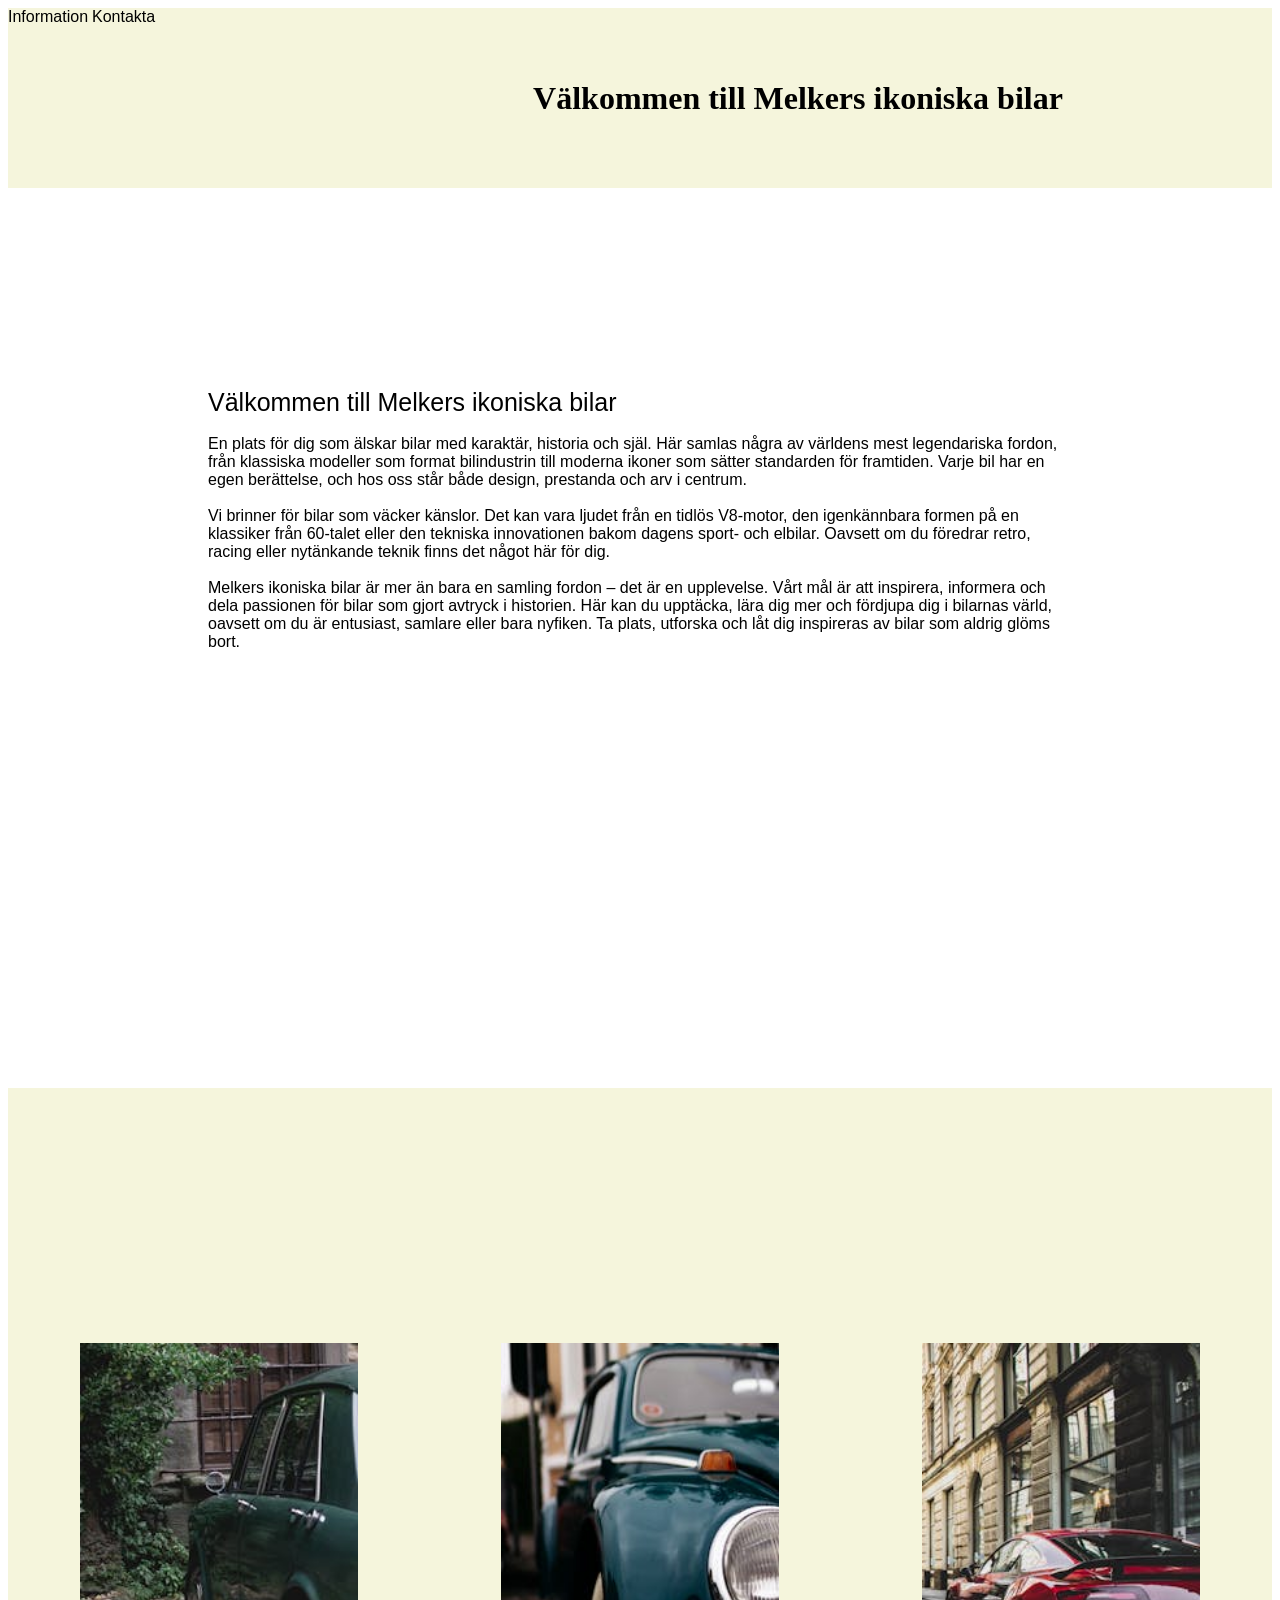
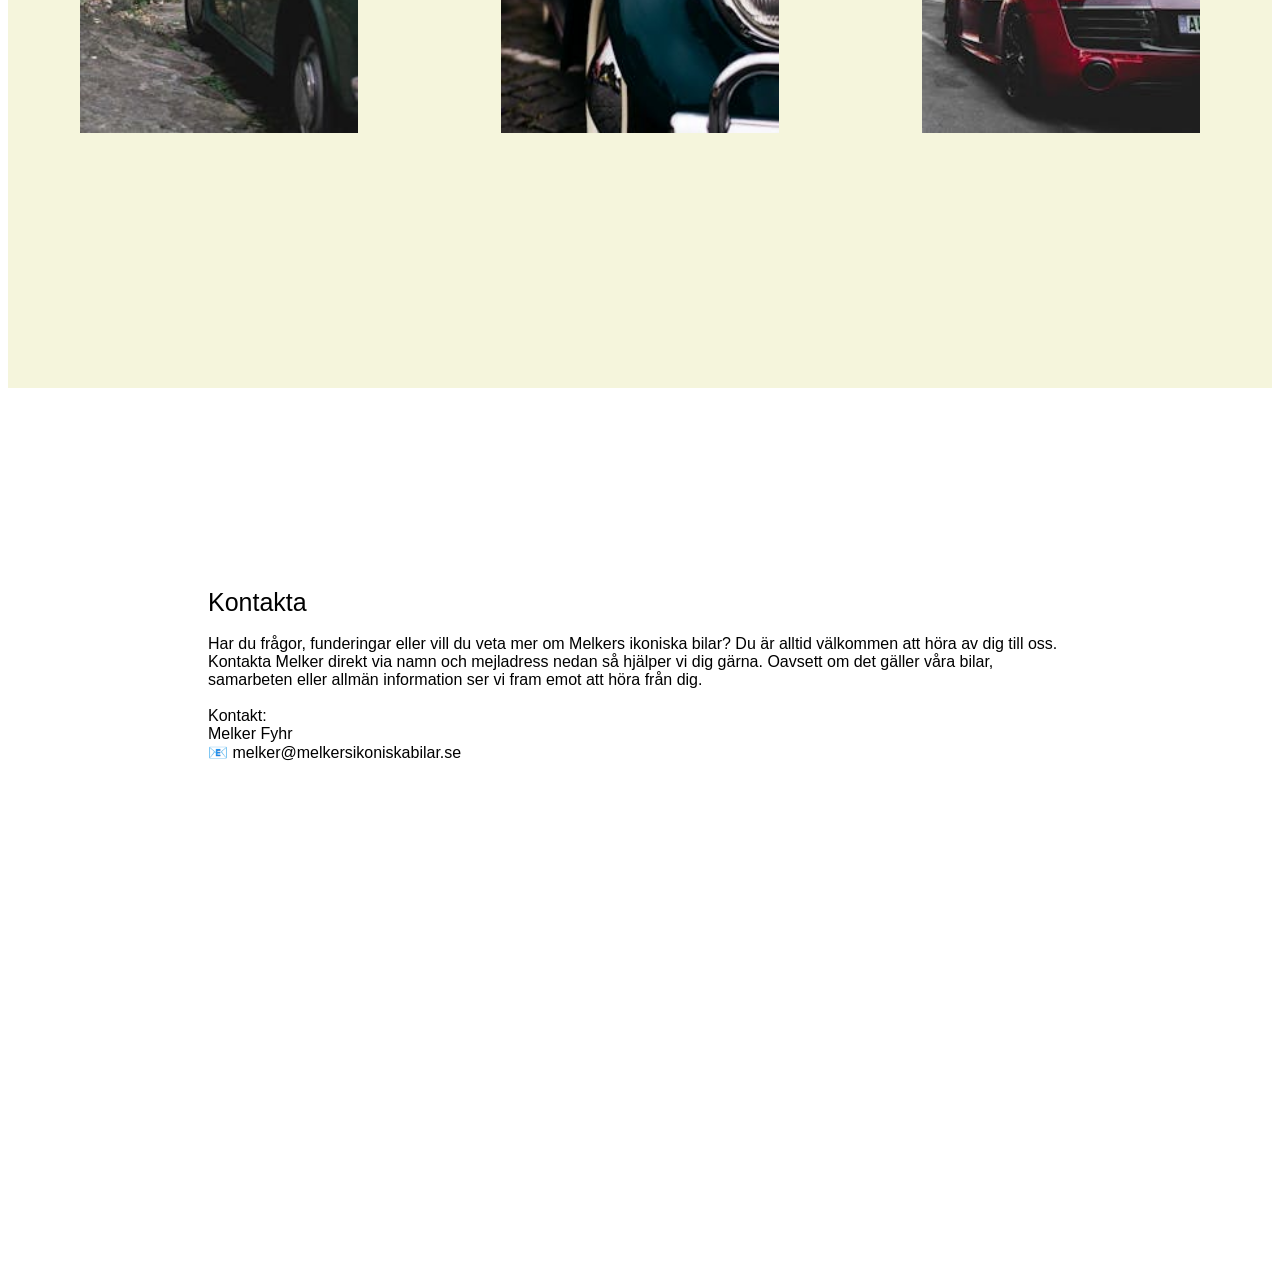
<file: index.html>
<!DOCTYPE html>
<html lang="sv">
<head>
    <meta charset="UTF-8">
    <meta name="viewport" content="width=device-width, initial-scale=1.0">
    <title>Document</title>
    <link rel="stylesheet" href="style.css">
    <meta name="Beskrivning" content="Melkers bil hemsida, här kan du hitta den rätta bilen för dig.">
</head>
<body>

    <div id="container">
        <header>
            
            <h1>
                Välkommen till Melkers ikoniska bilar
            </h1>
        </header>
    <nav>
        <a href="#ma">Information</a>
        <a href="#fo">Kontakta</a>
    </nav>

        <main id="ma">
            <span id="bigtext">Välkommen till Melkers ikoniska bilar </span> <br><br> 
            <span id="smalltext">En plats för dig som älskar bilar med karaktär, historia och själ. Här samlas några av världens mest legendariska fordon, från klassiska modeller som format bilindustrin till moderna ikoner som sätter standarden för framtiden. Varje bil har en egen berättelse, och hos oss står både design, prestanda och arv i centrum.<br><br>
            Vi brinner för bilar som väcker känslor. Det kan vara ljudet från en tidlös V8-motor, den igenkännbara formen på en klassiker från 60-talet eller den tekniska innovationen bakom dagens sport- och elbilar. Oavsett om du föredrar retro, racing eller nytänkande teknik finns det något här för dig. <br><br>
            Melkers ikoniska bilar är mer än bara en samling fordon – det är en upplevelse. Vårt mål är att inspirera, informera och dela passionen för bilar som gjort avtryck i historien. Här kan du upptäcka, lära dig mer och fördjupa dig i bilarnas värld, oavsett om du är entusiast, samlare eller bara nyfiken.
            Ta plats, utforska och låt dig inspireras av bilar som aldrig glöms bort. 
            </span>
        </main>
        <aside>  
            <div id="bbox">
                <img src="Image/bil.jpg" alt="" height="390" width="278">
                <img src="Image/bil2.jpg" alt="" height="390" width="278">
                <img src="Image/bil3.jpg" alt="" height="390" width="278">
            </div>
        </aside>
        <footer id="fo">
            <span id="bigtext2">Kontakta</span><br><br>
            <span id="smalltext2">Har du frågor, funderingar eller vill du veta mer om Melkers ikoniska bilar? Du är alltid välkommen att höra av dig till oss. Kontakta Melker direkt via namn och mejladress nedan så hjälper vi dig gärna. Oavsett om det gäller våra bilar, samarbeten eller allmän information ser vi fram emot att höra från dig. <br><br>
            Kontakt:<br>
            Melker Fyhr<br>
            📧 melker@melkersikoniskabilar.se
            </span>
        </footer>
    </div>

</body>
</html>
</file>
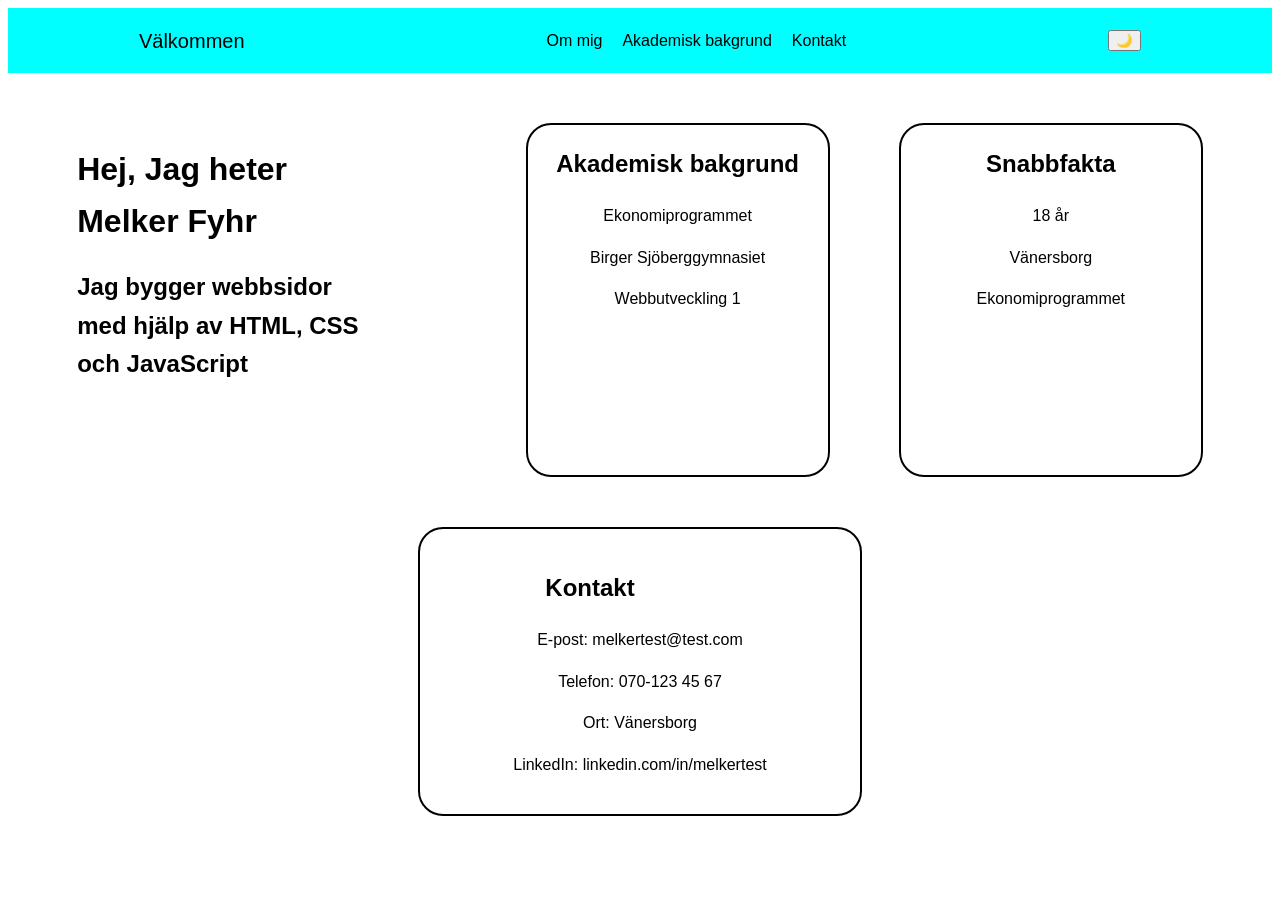
<file: slutuppgift/index.html>
<!DOCTYPE html>
<html lang="sv">
<head>
    <meta charset="UTF-8">
    <meta name="viewport" content="width=device-width, initial-scale=1.0">
    <title>Melker Fyhr CV</title>
    <link rel="stylesheet" href="style.css">
</head>
<body>
    <div class="container">
        <header>Välkommen</header>
        <nav class="menu">
            <ul>
              <li><a href="#" id="aboutBtn">Om mig</a></li>
                <li><a href="#" id="skillsBtn">Akademisk bakgrund</a></li>
                <li><a href="#" id="contactMenuBtn">Kontakt</a></li>
            </ul>
        </nav>
        <button class="theme-btn" id="themeBtn">
            🌙
        </button>
    </div>
    <div class="content">
        <main>
            <h1>Hej, Jag heter Melker Fyhr</h1>
            <h2>Jag bygger webbsidor med hjälp av HTML, CSS och JavaScript</h2>
        </main>
        <section class="school-box">
            <h2>Akademisk bakgrund</h2>
            <p>Ekonomiprogrammet</p>
            <p>Birger Sjöberggymnasiet</p>
            <p>Webbutveckling 1</p>
        </section>
        <aside>
            <h2>Snabbfakta</h2>
            <p>18 år</p>
            <p>Vänersborg</p>
            <p>Ekonomiprogrammet</p>
        </aside>
    </div>
    <div class="contact-box" id="contact">
        <h2>Kontakt</h2>
        <p>E-post: melkertest@test.com</p>
        <p>Telefon: 070-123 45 67</p>
        <p>Ort: Vänersborg</p>
        <p>LinkedIn: linkedin.com/in/melkertest</p>
    </div>
    <script src="script.js"></script>
</body>
</html>
</file>
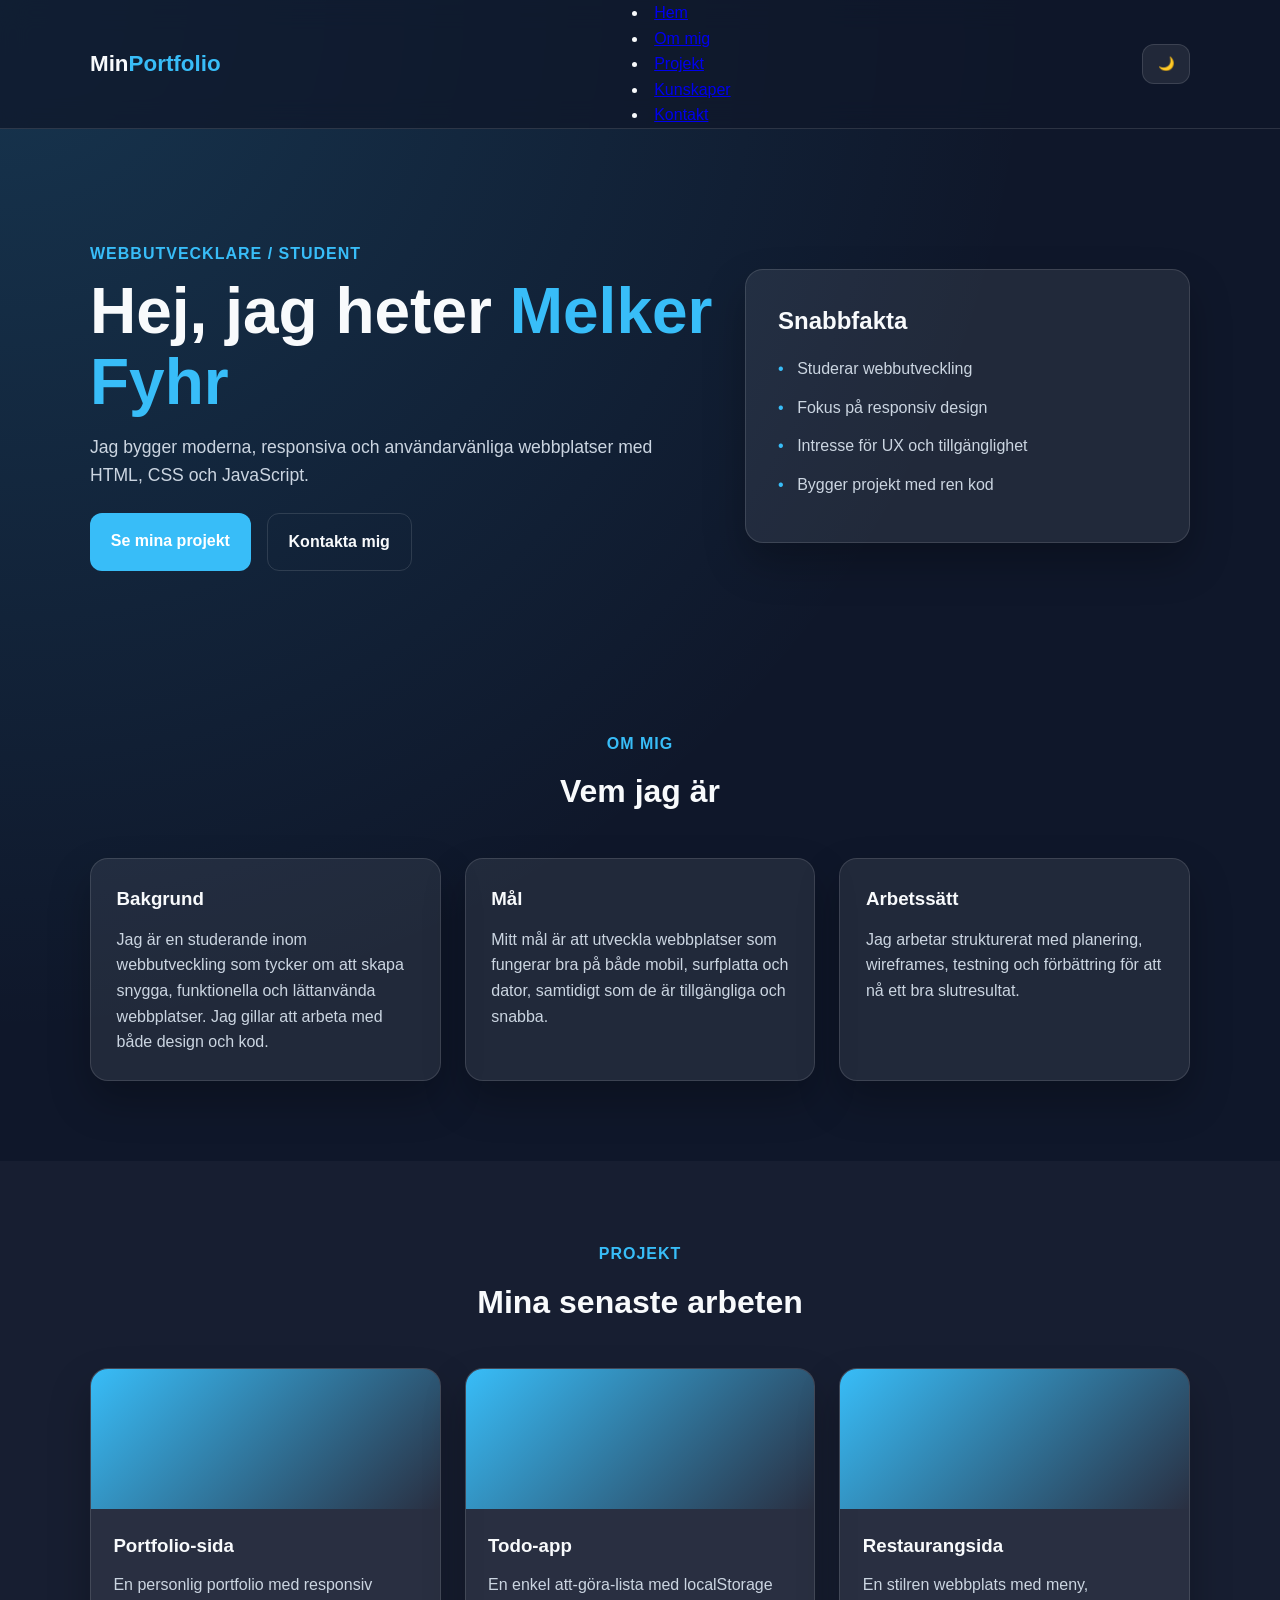
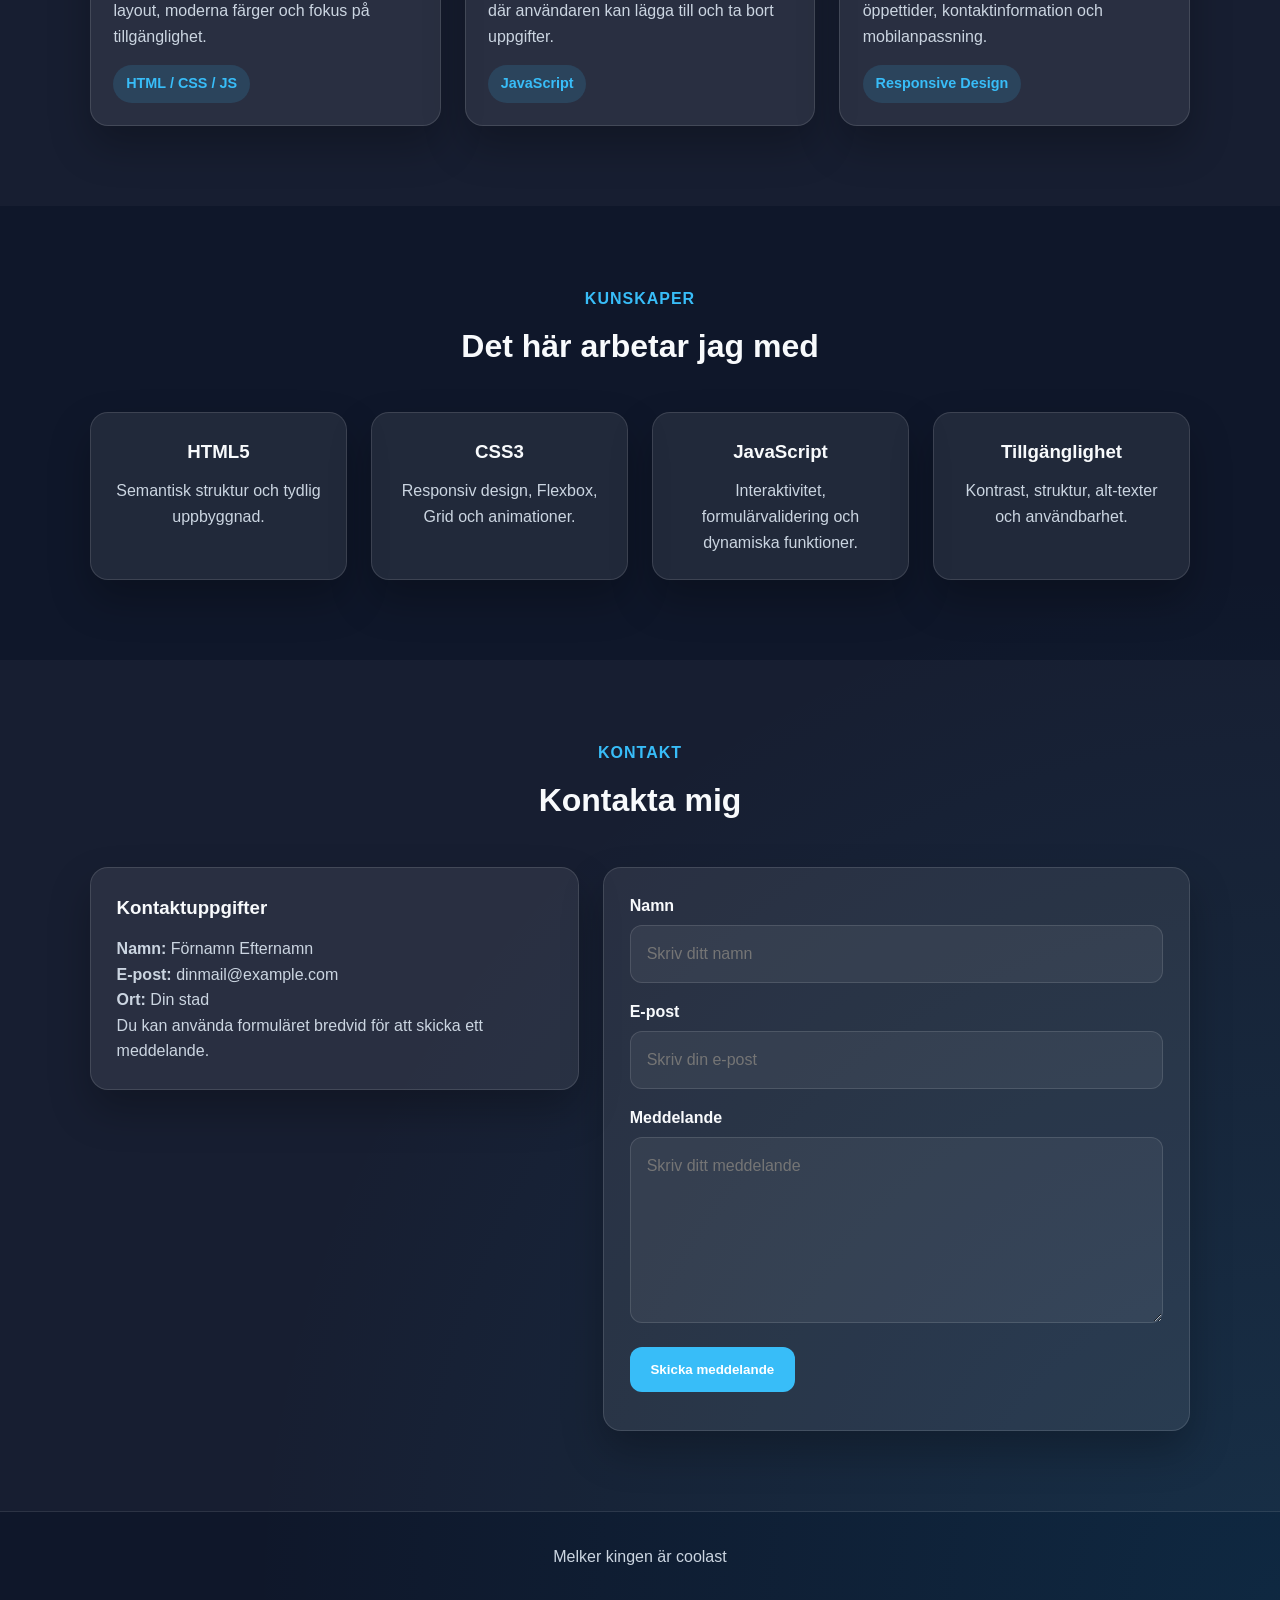
<file: Slutuppgift1/index.html>
<!DOCTYPE html>
<html lang="sv">
<head>
  <meta charset="UTF-8" />
  <meta name="viewport" content="width=device-width, initial-scale=1.0" />
  <title>Min Portfolio</title>
  <meta name="description" content="Portfolio-webbplats för att visa upp projekt, kunskaper och kontaktuppgifter." />
  <link rel="stylesheet" href="style.css" />
</head>
<body>
  <header class="site-header">
    <div class="container nav-container">
      <a href="#home" class="logo">Min<span>Portfolio</span></a>

      <button class="menu-toggle" id="menuToggle" aria-label="Öppna meny" aria-expanded="false">
        ☰
      </button>

      <nav 
        <ul>
          <li><a href="#home">Hem</a></li>
          <li><a href="#about">Om mig</a></li>
          <li><a href="#projects">Projekt</a></li>
          <li><a href="#skills">Kunskaper</a></li>
          <li><a href="#contact">Kontakt</a></li>
        </ul>
      </nav>

      <button class="theme-btn" id="themeBtn" aria-label="Byt färgtema">
        🌙
      </button>
    </div>
  </header>

  <main>
    <section class="hero" id="home">
      <div class="container hero-content">
        <div class="hero-text">
          <p class="eyebrow">Webbutvecklare / Student</p>
          <h1>Hej, jag heter <span>Melker Fyhr</span></h1>
          <p class="lead">
            Jag bygger moderna, responsiva och användarvänliga webbplatser med HTML, CSS och JavaScript.
          </p>
          <div class="hero-buttons">
            <a href="#projects" class="btn btn-primary">Se mina projekt</a>
            <a href="#contact" class="btn btn-secondary">Kontakta mig</a>
          </div>
        </div>

        <div class="hero-card">
          <h2>Snabbfakta</h2>
          <ul>
            <li>Studerar webbutveckling</li>
            <li>Fokus på responsiv design</li>
            <li>Intresse för UX och tillgänglighet</li>
            <li>Bygger projekt med ren kod</li>
          </ul>
        </div>
      </div>
    </section>

    <section class="section" id="about">
      <div class="container">
        <div class="section-heading">
          <p class="section-tag">Om mig</p>
          <h2>Vem jag är</h2>
        </div>

        <div class="about-grid">
          <div class="card">
            <h3>Bakgrund</h3>
            <p>
              Jag är en studerande inom webbutveckling som tycker om att skapa snygga,
              funktionella och lättanvända webbplatser. Jag gillar att arbeta med både
              design och kod.
            </p>
          </div>

          <div class="card">
            <h3>Mål</h3>
            <p>
              Mitt mål är att utveckla webbplatser som fungerar bra på både mobil,
              surfplatta och dator, samtidigt som de är tillgängliga och snabba.
            </p>
          </div>

          <div class="card">
            <h3>Arbetssätt</h3>
            <p>
              Jag arbetar strukturerat med planering, wireframes, testning och förbättring
              för att nå ett bra slutresultat.
            </p>
          </div>
        </div>
      </div>
    </section>

    <section class="section section-alt" id="projects">
      <div class="container">
        <div class="section-heading">
          <p class="section-tag">Projekt</p>
          <h2>Mina senaste arbeten</h2>
        </div>

        <div class="projects-grid">
          <article class="project-card">
            <div class="project-top"></div>
            <div class="project-body">
              <h3>Portfolio-sida</h3>
              <p>
                En personlig portfolio med responsiv layout, moderna färger och fokus på tillgänglighet.
              </p>
              <span class="badge">HTML / CSS / JS</span>
            </div>
          </article>

          <article class="project-card">
            <div class="project-top"></div>
            <div class="project-body">
              <h3>Todo-app</h3>
              <p>
                En enkel att-göra-lista med localStorage där användaren kan lägga till och ta bort uppgifter.
              </p>
              <span class="badge">JavaScript</span>
            </div>
          </article>

          <article class="project-card">
            <div class="project-top"></div>
            <div class="project-body">
              <h3>Restaurangsida</h3>
              <p>
                En stilren webbplats med meny, öppettider, kontaktinformation och mobilanpassning.
              </p>
              <span class="badge">Responsive Design</span>
            </div>
          </article>
        </div>
      </div>
    </section>

    <section class="section" id="skills">
      <div class="container">
        <div class="section-heading">
          <p class="section-tag">Kunskaper</p>
          <h2>Det här arbetar jag med</h2>
        </div>

        <div class="skills-grid">
          <div class="skill-card">
            <h3>HTML5</h3>
            <p>Semantisk struktur och tydlig uppbyggnad.</p>
          </div>
          <div class="skill-card">
            <h3>CSS3</h3>
            <p>Responsiv design, Flexbox, Grid och animationer.</p>
          </div>
          <div class="skill-card">
            <h3>JavaScript</h3>
            <p>Interaktivitet, formulärvalidering och dynamiska funktioner.</p>
          </div>
          <div class="skill-card">
            <h3>Tillgänglighet</h3>
            <p>Kontrast, struktur, alt-texter och användbarhet.</p>
          </div>
        </div>
      </div>
    </section>

    <section class="section section-alt" id="contact">
      <div class="container">
        <div class="section-heading">
          <p class="section-tag">Kontakt</p>
          <h2>Kontakta mig</h2>
        </div>

        <div class="contact-wrapper">
          <div class="contact-info card">
            <h3>Kontaktuppgifter</h3>
            <p><strong>Namn:</strong> Förnamn Efternamn</p>
            <p><strong>E-post:</strong> dinmail@example.com</p>
            <p><strong>Ort:</strong> Din stad</p>
            <p>
              Du kan använda formuläret bredvid för att skicka ett meddelande.
            </p>
          </div>

          <form class="contact-form card" id="contactForm" novalidate>
            <label for="name">Namn</label>
            <input type="text" id="name" name="name" placeholder="Skriv ditt namn" required />

            <label for="email">E-post</label>
            <input type="email" id="email" name="email" placeholder="Skriv din e-post" required />

            <label for="message">Meddelande</label>
            <textarea id="message" name="message" rows="6" placeholder="Skriv ditt meddelande" required></textarea>

            <button type="submit" class="btn btn-primary">Skicka meddelande</button>
            <p id="formMessage" class="form-message" aria-live="polite"></p>
          </form>
        </div>
      </div>
    </section>
  </main>

  <footer class="site-footer">
    <div class="container footer-content">
      <p>Melker kingen är coolast</p>
    </div>
  </footer>

  <script src="script.js"></script>
</body>
</html>
</file>
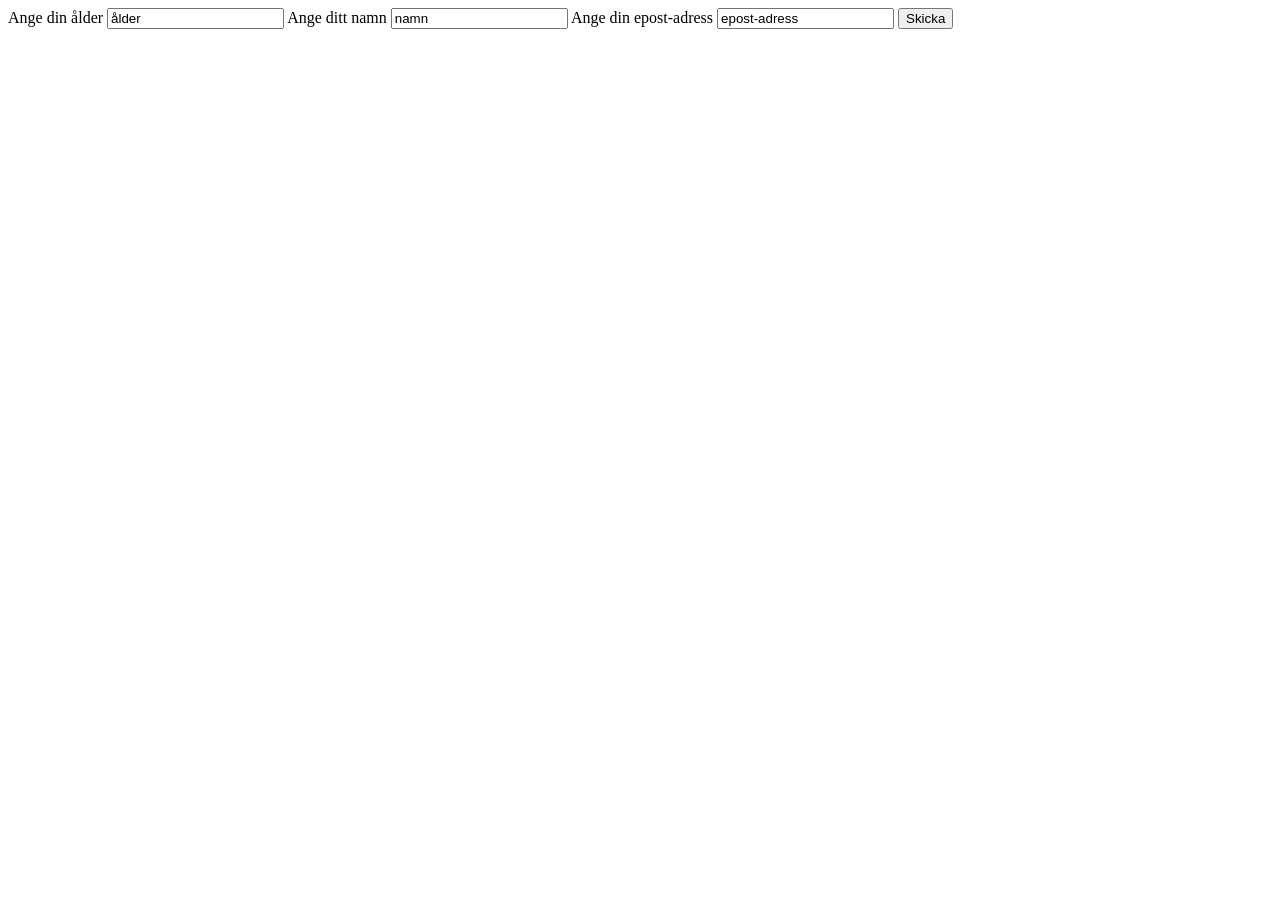
<file: javascript/formular.html>
<!DOCTYPE html>
<html lang="en">
<head>
    <meta charset="UTF-8">
    <meta name="viewport" content="width=device-width, initial-scale=1.0">
    <title>Document</title>

</head>
<body>
    
    <form id="ff">
        <label for="ålder">Ange din ålder </label>
        <input type="text" name="ålder" id="ålder" value="ålder">
        <label for="namn">Ange ditt namn </label>
        <input type="text" name="namn" id="namn" value="namn">
        <label for="epostadress">Ange din epost-adress </label>
        <input type="text" name="Epostadress" id="epostadress" value="epost-adress">
        <button type="submit">Skicka</button>

    </form>

    <div id="textruta"> 

    </div>
    <script>
        let form=document.getElementById("ff");

        form.addEventListener("submit", function(e){
            
            e.preventDefault();
            let namn=document.getElementById("epostadress").value;


            document.getElementById("textruta").innerHTML=namn;
        });
    </script>


</body>
</html
</file>
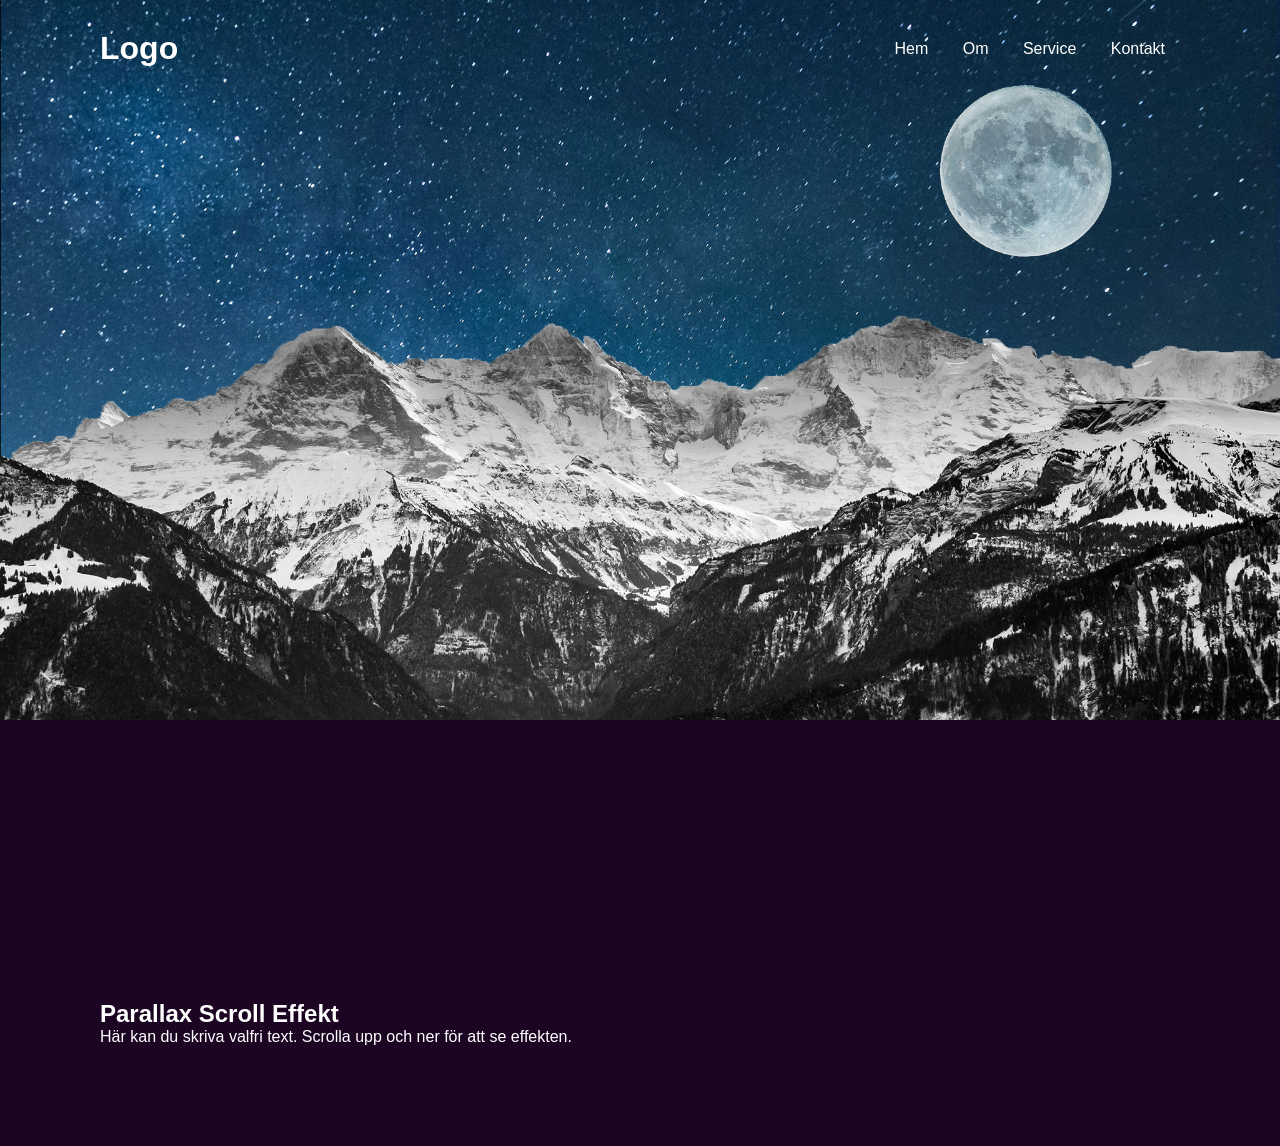
<file: paralax/paralax.html>
<!DOCTYPE html>
<html lang="sv">
<head>
    <meta charset="UTF-8">
    <title>Parallax Effekt</title>
    <link rel="stylesheet" href="style.css">
</head>
<body>

    <header>
        <h2 class="logo">Logo</h2>
        <nav class="navigation">
            <a href="#">Hem</a>
            <a href="#">Om</a>
            <a href="#">Service</a>
            <a href="#">Kontakt</a>
        </nav>
    </header>

    <section class="parallax">
        <img src="img/bg.jpg" id="stars">
        <img src="img/moon.png" id="moon">
        <img src="img/mountain.png" id="mountains_behind">
        <h2 id="text">Parallax</h2>
        <img src="img/mountain.png" id="mountains_front">
    </section>

    <section class="sec">
        <h2>Parallax Scroll Effekt</h2>
        <p>
            Här kan du skriva valfri text. Scrolla upp och ner för att se effekten.
        </p>
    </section>

    <script src="paralax.js"></script>
</body>
</html>
</file>
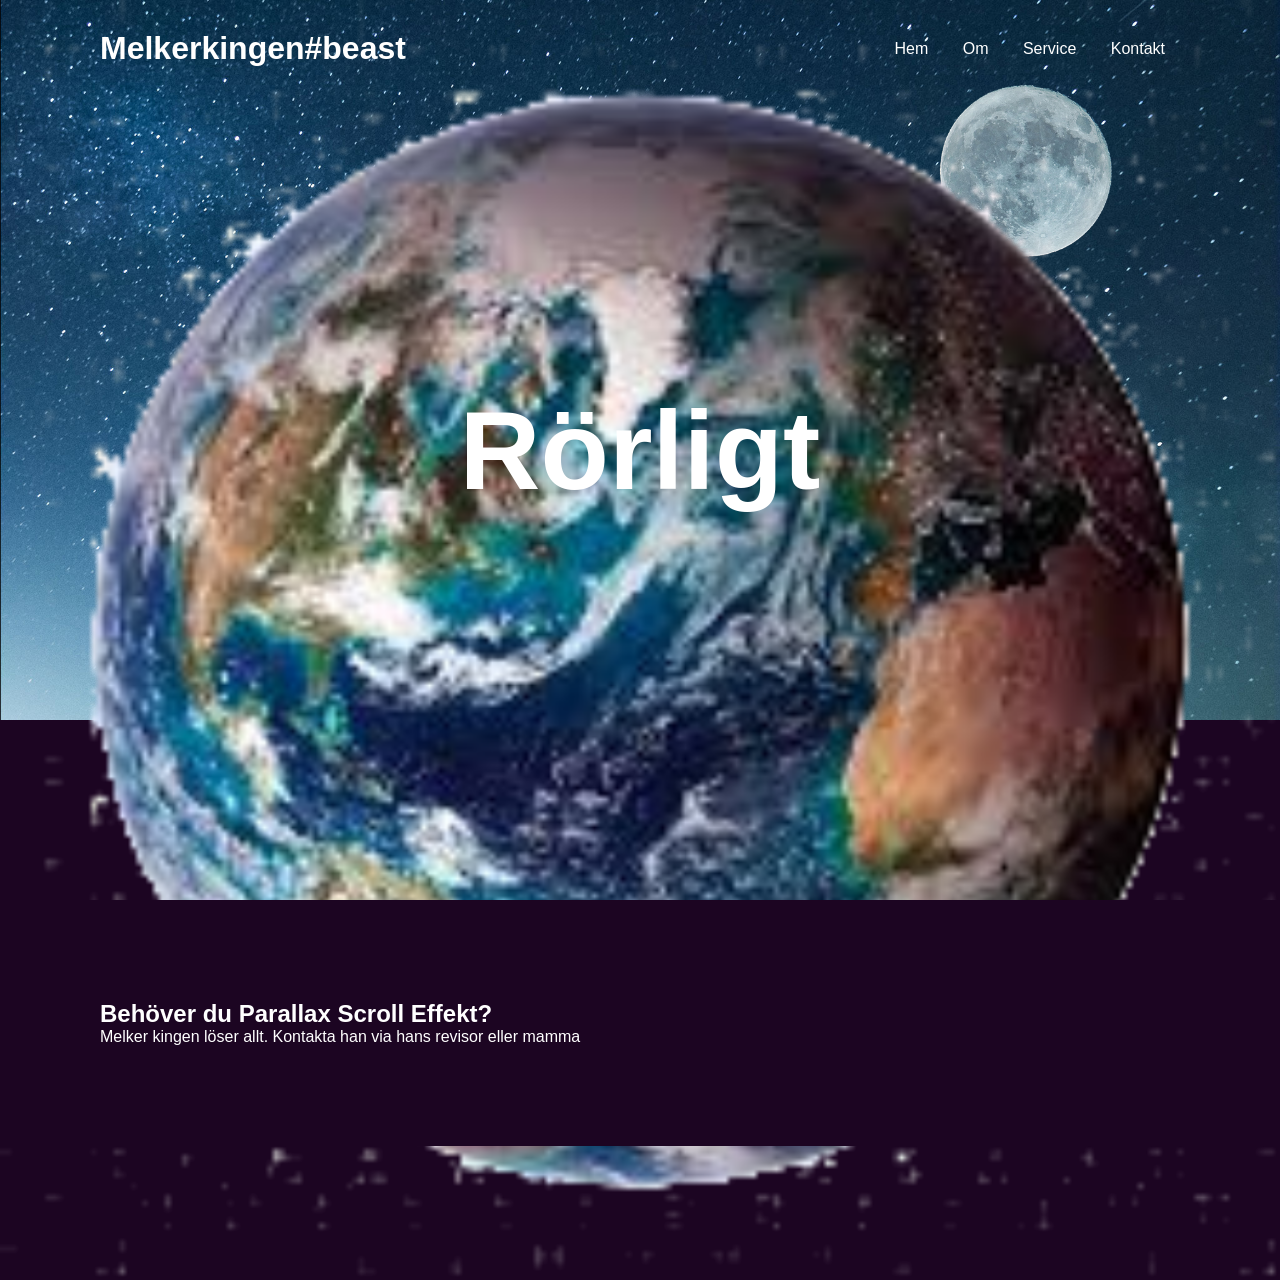
<file: Paralax2/paralax.html>
<!DOCTYPE html>
<html lang="sv">
<head>
    <meta charset="UTF-8">
    <title>Parallax Effekt</title>
    <link rel="stylesheet" href="style.css">
</head>
<body>

    <header>
        <h2 class="logo">Melkerkingen#beast</h2>
        <nav class="navigation">
            <a href="#">Hem</a>
            <a href="#">Om</a>
            <a href="#">Service</a>
            <a href="#">Kontakt</a>
        </nav>
    </header>

    <section class="parallax">
        <img src="img/bg.jpg" id="stars">
        <img src="img/moon.png" id="moon">
        <img src="img/planet1.png" id="planet1">
        <h2 id="text">Rörligt</h2>
    </section>

    <section class="sec">
        <h2>Behöver du Parallax Scroll Effekt?</h2>
        <p>
            Melker kingen löser allt. Kontakta han via hans revisor eller mamma
        </p>
    </section>

    <script src="paralax.js"></script>
</body>
</html>
</file>
<file: style.css>
body{
    height: 100vh;
}

header{
    grid-area: h;
    background-color: beige;
    display: flex;
    justify-content: center;
    align-items: center; 
}

nav{
    grid-area: n;
    background-color: beige;
}

#bigtext{
    font-size: 25px;
    font-family: Arial, Helvetica, sans-serif;
}

#smalltext{
    font-family: Arial, Helvetica, sans-serif;
}

a{
    text-decoration: none;
    font-family: 'Segoe UI', Tahoma, Geneva, Verdana, sans-serif;
    color: black;   
}

main{
    grid-area: m;
    background-color: white;
    padding: 200px;
}

#bigtext2{
    font-size: 25px;
    font-family: Arial, Helvetica, sans-serif;
}

#smalltext2{
    font-family: Arial, Helvetica, sans-serif;
}

aside{
    grid-area: a;
    background-color: beige;
}  
    
#bbox {
    display:flex;
    justify-content: space-around;
    align-items: center;
    height: 100%;
}

footer{
    grid-area: f;
    background-color: white;
    padding: 200px;
}

#container{
    display: grid;
    height: 100%;
    grid-template-columns: 25% 25% 25% 25%;
    grid-template-rows:20% 100% 100% 100%;
    grid-template-areas:
    "n h h h"
    "m m m m"
    "a a a a"
    "f f f f";
}

@media screen and (max-width:800px){

    
main{
    padding: 2px;
}






    #container{ 
        grid-template-rows: 50% 50% 25% 50% 50%;  
        grid-template-areas:
    "h h h"
    "n n n"
    "m m m"
    "a a a"
    "f f f";
    }
}
</file>
<file: slutuppgift/style.css>
body {
  font-family: Arial, sans-serif;
  background: white;
  color: black;
  line-height: 1.6;
}

.container {
  display: flex;
  justify-content: space-around;
  align-items: center;
  height: 65px;
  background-color: aqua;
}

header {
  font-size: 20px;
}

.menu {
  display: flex;
  gap: 30px;
}

ul{
  display: flex;
  gap: 20px;
}

li {
  list-style-type: none;
}

a {
  text-decoration: none;
  color: black;
}

.theme-btn {
  cursor: pointer;
}

.content {
  display: flex;
  justify-content: space-evenly;
  align-items: flex-start;
  margin-top: 50px;
}

main {
  width: 30%;
}

h1 {
  width: 300px;
}

h2 {
  width: 300px;
}

.school-box {
  border: 2px solid black;
  border-radius: 25px;
  width: 300px;
  height: 350px;
  text-align: center;
}

aside {
  border: 2px solid black;
  border-radius: 25px;
  width: 300px;
  height: 350px;
  text-align: center;
}

.contact-box {
  border: 2px solid black;
  border-radius: 25px;
  width: 400px;
  margin: 50px auto;
  text-align: center;
  padding: 20px;
}

.dark-mode {
  background-color: #1a1a1a;
  color: white;
}

.dark-mode .container {
  background-color: #333;
}

.dark-mode a {
  color: white;
}

.dark-mode aside,
.dark-mode .school-box,
.dark-mode .contact-box,
.dark-mode .contact-btn,
.dark-mode .project-btn,
.dark-mode .theme-btn {
  border-color: white;
  color: white;
  background-color: #333;
}

.blink {
  animation: blinka 0.5s infinite;
}

@keyframes blinka {
  0% {
    background-color: white;
    color: black;
  }

  50% {
    background-color: black;
    color: white;
  }

  100% {
    background-color: white;
    color: black;
  }
}
</file>
<file: Slutuppgift1/style.css>
:root {
  --bg: #0f172a;
  --bg-soft: #111827;
  --surface: rgba(255, 255, 255, 0.08);
  --surface-strong: rgba(255, 255, 255, 0.12);
  --text: #f8fafc;
  --muted: #cbd5e1;
  --primary: #38bdf8;
  --primary-hover: #0ea5e9;
  --border: rgba(255, 255, 255, 0.12);
  --shadow: 0 20px 40px rgba(0, 0, 0, 0.25);
  --radius: 18px;
}

body.light {
  --bg: #f8fafc;
  --bg-soft: #e2e8f0;
  --surface: rgba(255, 255, 255, 0.85);
  --surface-strong: rgba(255, 255, 255, 1);
  --text: #0f172a;
  --muted: #475569;
  --primary: #0284c7;
  --primary-hover: #0369a1;
  --border: rgba(15, 23, 42, 0.08);
  --shadow: 0 20px 40px rgba(15, 23, 42, 0.08);
}

* {
  margin: 0;
  padding: 0;
  box-sizing: border-box;
}

html {
  scroll-behavior: smooth;
}

body {
  font-family: Arial, sans-serif;
  background:
    radial-gradient(circle at top left, rgba(56, 189, 248, 0.18), transparent 30%),
    radial-gradient(circle at bottom right, rgba(14, 165, 233, 0.12), transparent 30%),
    var(--bg);
  color: var(--text);
  line-height: 1.6;
  transition: background 0.3s ease, color 0.3s ease;
}

img {
  max-width: 100%;
  display: block;
}

.container {
  width: min(1100px, 92%);
  margin: 0 auto;
}

.site-header {
  position: sticky;
  top: 0;
  z-index: 1000;
  backdrop-filter: blur(14px);
  background: rgba(15, 23, 42, 0.75);
  border-bottom: 1px solid var(--border);
}

body.light .site-header {
  background: rgba(248, 250, 252, 0.75);
}

.nav-container {
  display: flex;
  align-items: center;
  justify-content: space-between;
  min-height: 75px;
  gap: 1rem;
}

.logo {
  color: var(--text);
  text-decoration: none;
  font-size: 1.4rem;
  font-weight: bold;
}

.logo span {
  color: var(--primary);
}

.main-nav ul {
  display: flex;
  gap: 1.2rem;
  list-style: none;
}

.main-nav a {
  color: var(--text);
  text-decoration: none;
  font-weight: 600;
  transition: color 0.2s ease;
}

.main-nav a:hover {
  color: var(--primary);
}

.menu-toggle,
.theme-btn {
  background: var(--surface);
  color: var(--text);
  border: 1px solid var(--border);
  padding: 0.7rem 0.9rem;
  border-radius: 12px;
  cursor: pointer;
  transition: 0.2s ease;
}

.menu-toggle:hover,
.theme-btn:hover {
  transform: translateY(-2px);
  background: var(--surface-strong);
}

.menu-toggle {
  display: none;
}

.hero {
  padding: 7rem 0 5rem;
}

.hero-content {
  display: grid;
  grid-template-columns: 1.4fr 1fr;
  gap: 2rem;
  align-items: center;
}

.eyebrow,
.section-tag {
  color: var(--primary);
  font-weight: bold;
  text-transform: uppercase;
  letter-spacing: 1px;
  margin-bottom: 0.6rem;
}

.hero h1 {
  font-size: clamp(2.2rem, 5vw, 4rem);
  line-height: 1.1;
  margin-bottom: 1rem;
}

.hero h1 span {
  color: var(--primary);
}

.lead {
  max-width: 600px;
  font-size: 1.1rem;
  color: var(--muted);
  margin-bottom: 1.5rem;
}

.hero-buttons {
  display: flex;
  gap: 1rem;
  flex-wrap: wrap;
}

.hero-card,
.card,
.project-card,
.skill-card {
  background: var(--surface);
  border: 1px solid var(--border);
  border-radius: var(--radius);
  box-shadow: var(--shadow);
}

.hero-card {
  padding: 2rem;
}

.hero-card h2 {
  margin-bottom: 1rem;
}

.hero-card ul {
  list-style: none;
}

.hero-card li {
  margin-bottom: 0.8rem;
  color: var(--muted);
  position: relative;
  padding-left: 1.2rem;
}

.hero-card li::before {
  content: "•";
  color: var(--primary);
  position: absolute;
  left: 0;
}

.section {
  padding: 5rem 0;
}

.section-alt {
  background: rgba(255, 255, 255, 0.03);
}

body.light .section-alt {
  background: rgba(15, 23, 42, 0.03);
}

.section-heading {
  text-align: center;
  margin-bottom: 2.5rem;
}

.section-heading h2 {
  font-size: 2rem;
}

.about-grid,
.projects-grid,
.skills-grid,
.contact-wrapper {
  display: grid;
  gap: 1.5rem;
}

.about-grid {
  grid-template-columns: repeat(3, 1fr);
}

.card {
  padding: 1.6rem;
}

.card h3 {
  margin-bottom: 0.8rem;
}

.card p {
  color: var(--muted);
}

.projects-grid {
  grid-template-columns: repeat(3, 1fr);
}

.project-card {
  overflow: hidden;
  transition: transform 0.25s ease, box-shadow 0.25s ease;
}

.project-card:hover,
.skill-card:hover,
.card:hover {
  transform: translateY(-6px);
}

.project-top {
  height: 140px;
  background: linear-gradient(135deg, var(--primary), transparent);
}

.project-body {
  padding: 1.4rem;
}

.project-body h3 {
  margin-bottom: 0.7rem;
}

.project-body p {
  color: var(--muted);
  margin-bottom: 1rem;
}

.badge {
  display: inline-block;
  padding: 0.45rem 0.8rem;
  border-radius: 999px;
  background: rgba(56, 189, 248, 0.15);
  color: var(--primary);
  font-size: 0.9rem;
  font-weight: bold;
}

.skills-grid {
  grid-template-columns: repeat(4, 1fr);
}

.skill-card {
  padding: 1.5rem;
  text-align: center;
}

.skill-card h3 {
  margin-bottom: 0.7rem;
}

.skill-card p {
  color: var(--muted);
}

.contact-wrapper {
  grid-template-columns: 1fr 1.2fr;
  align-items: start;
}

.contact-form,
.contact-info {
  padding: 1.6rem;
}

.contact-form label {
  display: block;
  margin-bottom: 0.4rem;
  font-weight: bold;
}

.contact-form input,
.contact-form textarea {
  width: 100%;
  margin-bottom: 1rem;
  padding: 0.95rem 1rem;
  border: 1px solid var(--border);
  border-radius: 12px;
  background: rgba(255, 255, 255, 0.06);
  color: var(--text);
  font: inherit;
}

body.light .contact-form input,
body.light .contact-form textarea {
  background: rgba(255, 255, 255, 0.9);
}

.contact-form input:focus,
.contact-form textarea:focus {
  outline: 2px solid var(--primary);
  border-color: transparent;
}

.btn {
  display: inline-block;
  padding: 0.95rem 1.3rem;
  border-radius: 12px;
  text-decoration: none;
  font-weight: bold;
  border: none;
  cursor: pointer;
  transition: 0.2s ease;
}

.btn:hover {
  transform: translateY(-2px);
}

.btn-primary {
  background: var(--primary);
  color: white;
}

.btn-primary:hover {
  background: var(--primary-hover);
}

.btn-secondary {
  background: transparent;
  color: var(--text);
  border: 1px solid var(--border);
}

.form-message {
  margin-top: 0.75rem;
  font-weight: bold;
  color: var(--primary);
}

.site-footer {
  padding: 2rem 0;
  border-top: 1px solid var(--border);
  text-align: center;
  color: var(--muted);
}

@media (max-width: 950px) {
  .hero-content,
  .about-grid,
  .projects-grid,
  .skills-grid,
  .contact-wrapper {
    grid-template-columns: 1fr 1fr;
  }

  .skills-grid {
    grid-template-columns: repeat(2, 1fr);
  }
}

@media (max-width: 768px) {
  .menu-toggle {
    display: block;
  }

  .main-nav {
    position: absolute;
    top: 76px;
    right: 4%;
    width: min(280px, 92%);
    background: var(--bg-soft);
    border: 1px solid var(--border);
    border-radius: 16px;
    box-shadow: var(--shadow);
    padding: 1rem;
    display: none;
  }

  .main-nav.open {
    display: block;
  }

  .main-nav ul {
    flex-direction: column;
    gap: 1rem;
  }

  .hero-content,
  .about-grid,
  .projects-grid,
  .skills-grid,
  .contact-wrapper {
    grid-template-columns: 1fr;
  }

  .hero {
    padding-top: 5.5rem;
  }

  .theme-btn {
    margin-left: auto;
  }
}
</file>
<file: paralax/style.css>
* {
    margin: 0;
    padding: 0;
    box-sizing: border-box;
    font-family: sans-serif;
}

body {
    background: #1c0522;
    min-height: 100vh;
    overflow-x: hidden;
}

header {
    position: absolute;
    top: 0;
    left: 0;
    width: 100%;
    padding: 30px 100px;
    display: flex;
    justify-content: space-between;
    align-items: center;
    z-index: 100;
}

.logo {
    color: #fff;
    font-size: 2em;
}

.navigation a {
    text-decoration: none;
    color: #fff;
    padding: 6px 15px;
    border-radius: 20px;
}

.navigation a:hover {
    background: #fff;
    color: #2b1055;
}

.parallax {
    position: relative;
    display: flex;
    justify-content: center;
    align-items: center;
    height: 100vh;
}

.parallax img {
    position: absolute;
    top: 0;
    left: 0;
    width: 100%;
    pointer-events: none;
}

#text {
    position: absolute;
    color: #fff;
    font-size: 7em;
}

.sec {
    position: relative;
    padding: 100px;
    background: #1c0522;
    color: #fff;
}
</file>
<file: Paralax2/style.css>
* {
    margin: 0;
    padding: 0;
    box-sizing: border-box;
    font-family: sans-serif;
}

body {
    background: #1c0522;
    min-height: 100vh;
    overflow-x: hidden;
}

header {
    position: absolute;
    top: 0;
    left: 0;
    width: 100%;
    padding: 30px 100px;
    display: flex;
    justify-content: space-between;
    align-items: center;
    z-index: 100;
}

.logo {
    color: #fff;
    font-size: 2em;
}

.navigation a {
    text-decoration: none;
    color: #fff;
    padding: 6px 15px;
    border-radius: 20px;
}

.navigation a:hover {
    background: #fff;
    color: #2b1055;
}

.parallax {
    position: relative;
    display: flex;
    justify-content: center;
    align-items: center;
    height: 100vh;
}

.parallax img {
    position: absolute;
    top: 0;
    left: 0;
    width: 100%;
    pointer-events: none;
}

#text {
    position: absolute;
    color: #fff;
    font-size: 7em;
}

.sec {
    position: relative;
    padding: 100px;
    background: #1c0522;
    color: #fff;
}
</file>
